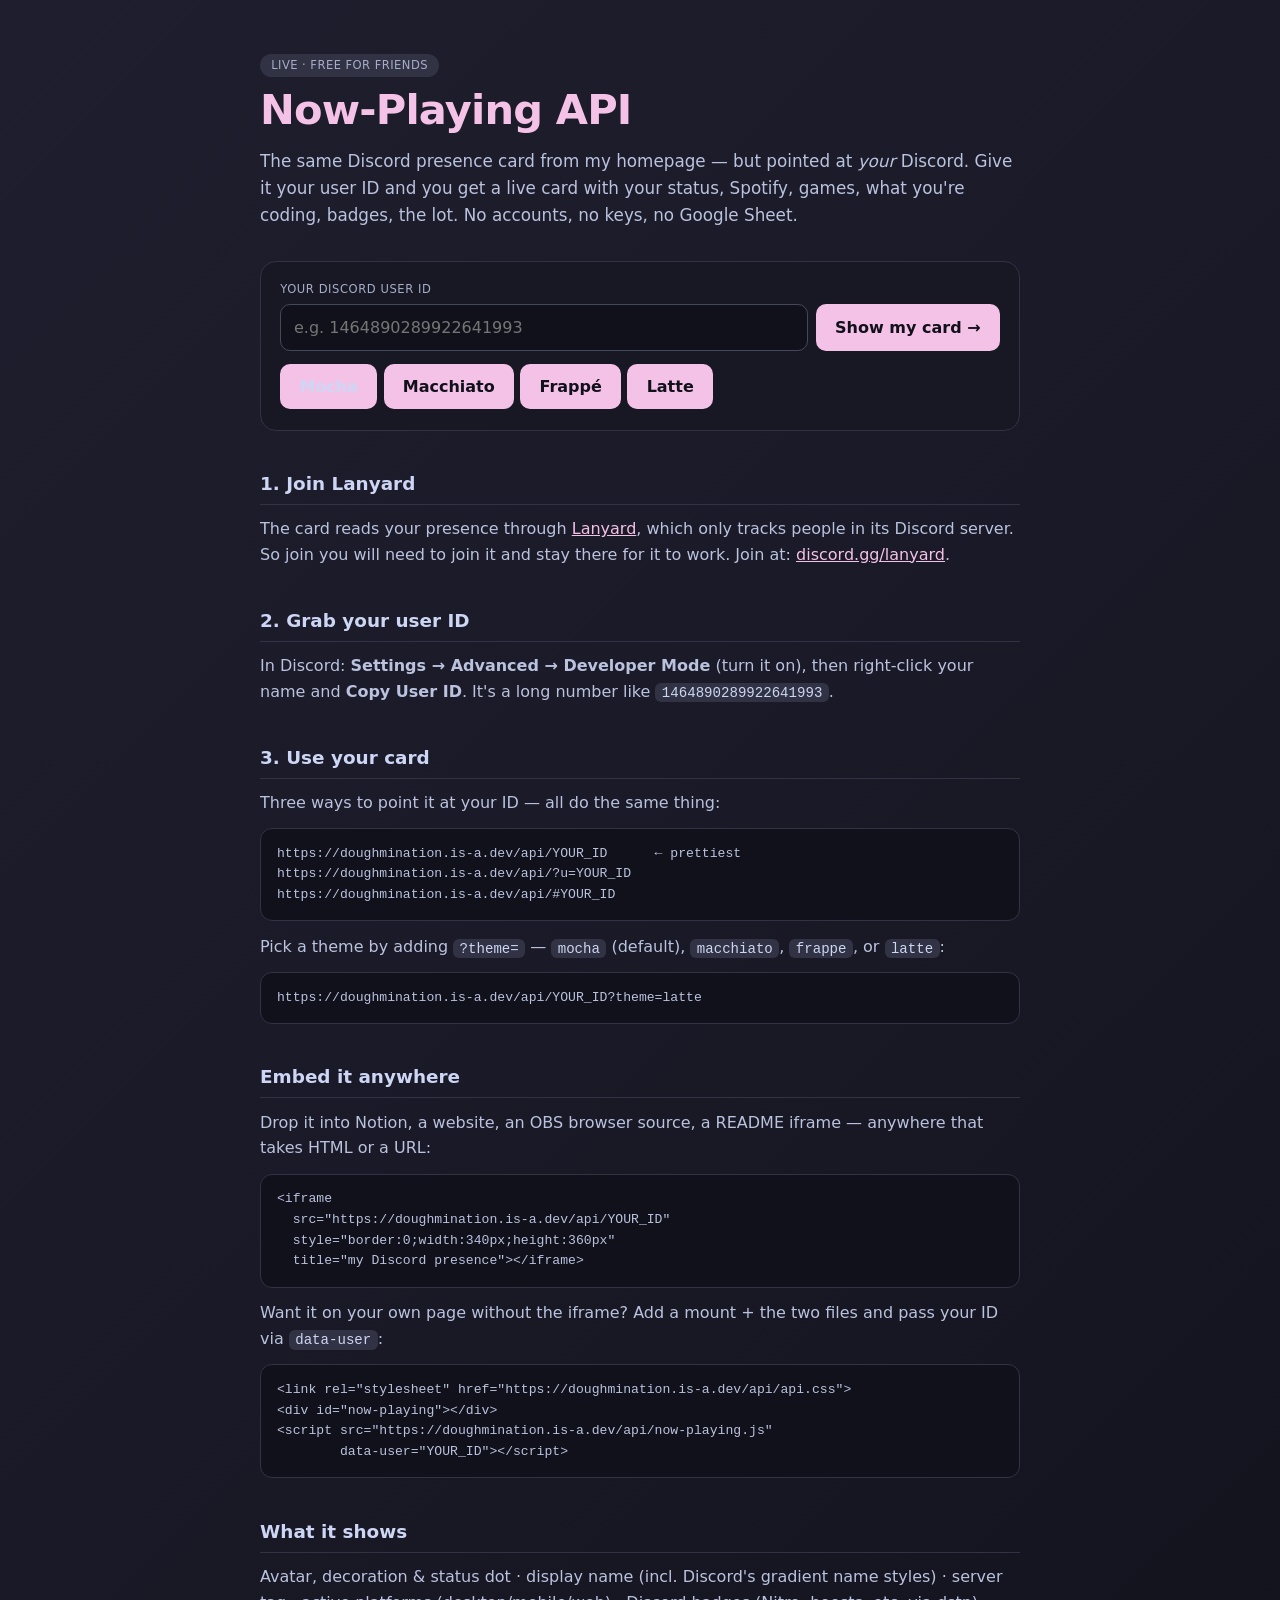
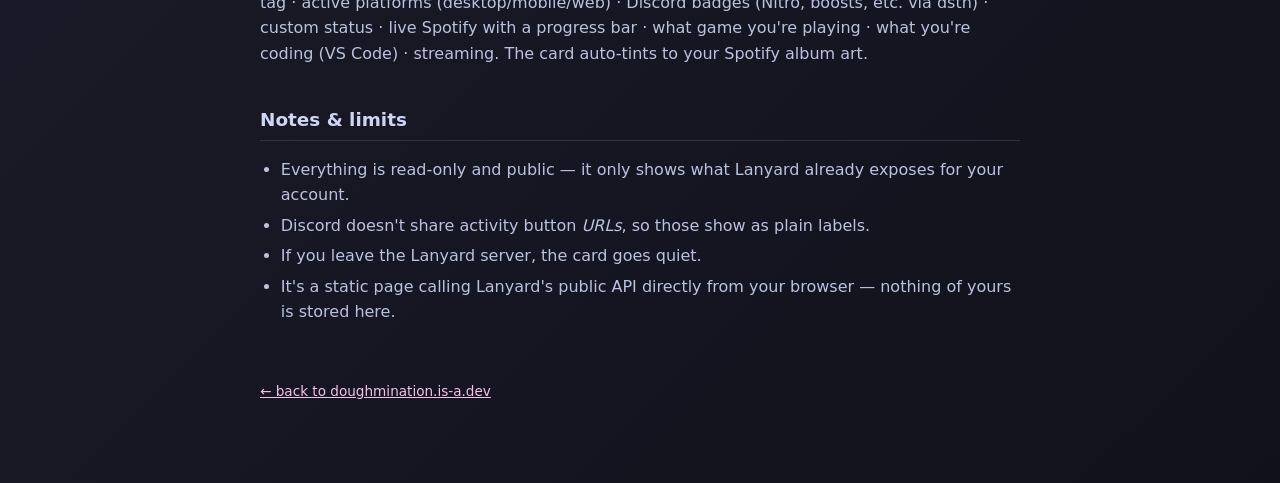
<file: api/index.html>
<!DOCTYPE html>
<html lang="en">

<head>
  <meta charset="UTF-8">
  <meta name="viewport" content="width=device-width, initial-scale=1.0">
  <title>Now-Playing API · doughmination</title>

  <!-- pick the Catppuccin flavor before paint (?theme=, default mocha) -->
  <script>
    (function () {
      var p = new URLSearchParams(location.search);
      var t = p.get('theme');
      var ok = ['mocha', 'macchiato', 'frappe', 'latte'];
      document.documentElement.setAttribute('data-theme', ok.indexOf(t) >= 0 ? t : 'mocha');
      // card mode if a user id was passed, else docs mode
      var id = p.get('u') || p.get('id') || p.get('user') ||
        (/^#\d{5,25}$/.test(location.hash) ? location.hash.slice(1) : '');
      document.documentElement.setAttribute('data-mode', /^\d{5,25}$/.test(id) ? 'card' : 'docs');
    })();
  </script>

  <link rel="icon" type="image/svg+xml" href="/assets/favicon/favicon.svg">
  <link rel="stylesheet" href="/css/fonts.css">
  <link rel="stylesheet" href="/api/api.css">

  <meta name="description" content="A tiny live Discord presence API — drop in a user ID and get a Now-Playing card. Powered by Lanyard.">
  <meta property="og:title" content="Now-Playing API · doughmination">
  <meta property="og:description" content="Drop in a Discord user ID, get a live Now-Playing card. Free for friends.">
  <meta property="og:type" content="website">
  <meta property="og:url" content="https://doughmination.is-a.dev/api">

  <style>
    /* ---- docs-page chrome (the card itself lives in api.css) ---- */
    html[data-mode="card"] .docs { display: none; }
    html[data-mode="docs"] .api-stage { display: none; }

    .docs {
      max-width: 760px;
      margin: 0 auto;
      padding: 3.2rem 1.25rem 5rem;
      line-height: 1.6;
    }
    .docs h1 {
      font-size: clamp(1.8rem, 5vw, 2.6rem);
      margin: 0 0 0.3rem;
      color: rgb(var(--accent-rgb));
      letter-spacing: -0.02em;
    }
    .docs .lede { color: var(--subtext-1); font-size: 1.05rem; margin: 0 0 2rem; }
    .docs h2 {
      font-size: 1.15rem;
      margin: 2.4rem 0 0.7rem;
      color: var(--text);
      border-bottom: 1px solid var(--surface-0);
      padding-bottom: 0.35rem;
    }
    .docs p { color: var(--subtext-1); margin: 0.6rem 0; }
    .docs a { color: rgb(var(--accent-rgb)); }
    .docs ol, .docs ul { color: var(--subtext-1); padding-left: 1.3rem; }
    .docs li { margin: 0.3rem 0; }
    .docs code {
      font-family: 'Comic Code', ui-monospace, monospace;
      background: var(--surface-0);
      color: var(--text);
      padding: 0.1rem 0.4rem;
      border-radius: 6px;
      font-size: 0.88em;
    }
    .docs pre {
      background: var(--crust);
      border: 1px solid var(--surface-0);
      border-radius: 12px;
      padding: 0.9rem 1rem;
      overflow-x: auto;
      margin: 0.8rem 0;
    }
    .docs pre code { background: none; padding: 0; font-size: 0.82rem; color: var(--subtext-1); line-height: 1.5; }
    .badge-pill {
      display: inline-block;
      background: var(--surface-0);
      color: var(--subtext-0);
      border-radius: 999px;
      padding: 0.15rem 0.7rem;
      font-size: 0.72rem;
      letter-spacing: 0.04em;
      text-transform: uppercase;
    }

    /* ---- the interactive try-it box ---- */
    .tryit {
      background: var(--mantle);
      border: 1px solid var(--surface-0);
      border-radius: 16px;
      padding: 1.1rem 1.2rem 1.3rem;
      margin: 1rem 0 0.6rem;
    }
    .tryit label { display: block; font-size: 0.72rem; text-transform: uppercase; letter-spacing: 0.05em; color: var(--subtext-0); margin-bottom: 0.4rem; }
    .tryit-row { display: flex; gap: 0.5rem; flex-wrap: wrap; }
    .tryit input {
      flex: 1; min-width: 200px;
      background: var(--crust);
      border: 1px solid var(--surface-1);
      border-radius: 10px;
      padding: 0.6rem 0.8rem;
      color: var(--text);
      font: inherit;
      outline: none;
    }
    .tryit input:focus { border-color: rgb(var(--accent-rgb)); }
    .tryit button {
      background: rgb(var(--accent-rgb));
      color: var(--crust);
      border: none;
      border-radius: 10px;
      padding: 0.6rem 1.2rem;
      font: inherit;
      font-weight: 700;
      cursor: pointer;
      transition: transform 0.12s ease, filter 0.12s ease;
    }
    .tryit button:hover { transform: translateY(-1px); filter: brightness(1.08); }
    .tryit .themes { display: flex; gap: 0.4rem; flex-wrap: wrap; margin-top: 0.8rem; }
    .swatch {
      border: 2px solid transparent;
      border-radius: 8px;
      padding: 0.25rem 0.6rem;
      font-size: 0.72rem;
      cursor: pointer;
      background: var(--surface-0);
      color: var(--subtext-1);
    }
    .swatch[aria-pressed="true"] { border-color: rgb(var(--accent-rgb)); color: var(--text); }
    .share { margin-top: 0.9rem; font-size: 0.82rem; color: var(--subtext-0); word-break: break-all; }
    .share code { user-select: all; }

    .home-link { display: inline-block; margin-top: 2.5rem; font-size: 0.85rem; }

    /* card-mode "back to docs" affordance */
    .api-stage .back {
      position: fixed; top: 1rem; left: 1rem;
      font-size: 0.8rem; color: var(--subtext-0); text-decoration: none;
      background: var(--surface-0); padding: 0.3rem 0.7rem; border-radius: 999px;
    }
    .api-empty { display: none; }
    html[data-mode="card"] .api-empty.show { display: block; }
  </style>
</head>

<body class="api-body">

  <!-- ========================= CARD MODE (?u=ID) ========================= -->
  <div class="api-stage">
    <a class="back" href="/api">← API docs</a>
    <div id="now-playing"></div>
    <p class="api-empty">
      No presence yet. If this stays empty, the user probably hasn't joined
      <a href="https://discord.gg/lanyard" target="_blank" rel="noopener">discord.gg/lanyard</a>
      yet — that's what lets the card track them.
    </p>
  </div>

  <!-- ========================= DOCS MODE ========================= -->
  <main class="docs">
    <span class="badge-pill">live · free for friends</span>
    <h1>Now-Playing API</h1>
    <p class="lede">
      The same Discord presence card from my homepage — but pointed at <em>your</em>
      Discord. Give it your user ID and you get a live card with your status, Spotify,
      games, what you're coding, badges, the lot. No accounts, no keys, no Google Sheet.
    </p>

    <div class="tryit">
      <label for="uid">Your Discord user ID</label>
      <div class="tryit-row">
        <input id="uid" inputmode="numeric" placeholder="e.g. 1464890289922641993" autocomplete="off">
        <button id="go" type="button">Show my card →</button>
      </div>
      <div class="themes" id="themes" role="group" aria-label="theme">
        <button class="swatch" data-t="mocha" aria-pressed="true">Mocha</button>
        <button class="swatch" data-t="macchiato" aria-pressed="false">Macchiato</button>
        <button class="swatch" data-t="frappe" aria-pressed="false">Frappé</button>
        <button class="swatch" data-t="latte" aria-pressed="false">Latte</button>
      </div>
      <div class="share" id="share" hidden>Share link: <code id="shareurl"></code></div>
    </div>

    <h2>1. Join Lanyard</h2>
    <p>
      The card reads your presence through <a href="https://github.com/Phineas/lanyard" target="_blank" rel="noopener">Lanyard</a>,
      which only tracks people in its Discord server. So join you will need to join it and stay there for
      it to work. Join at:
      <a href="https://discord.gg/lanyard" target="_blank" rel="noopener">discord.gg/lanyard</a>.
    </p>

    <h2>2. Grab your user ID</h2>
    <p>
      In Discord: <strong>Settings → Advanced → Developer Mode</strong> (turn it on),
      then right-click your name and <strong>Copy User ID</strong>. It's a long number
      like <code>1464890289922641993</code>.
    </p>

    <h2>3. Use your card</h2>
    <p>Three ways to point it at your ID — all do the same thing:</p>
    <pre><code>https://doughmination.is-a.dev/api/YOUR_ID      ← prettiest
https://doughmination.is-a.dev/api/?u=YOUR_ID
https://doughmination.is-a.dev/api/#YOUR_ID</code></pre>
    <p>Pick a theme by adding <code>?theme=</code> — <code>mocha</code> (default),
      <code>macchiato</code>, <code>frappe</code>, or <code>latte</code>:</p>
    <pre><code>https://doughmination.is-a.dev/api/YOUR_ID?theme=latte</code></pre>

    <h2>Embed it anywhere</h2>
    <p>Drop it into Notion, a website, an OBS browser source, a README iframe — anywhere that takes HTML or a URL:</p>
    <pre><code>&lt;iframe
  src="https://doughmination.is-a.dev/api/YOUR_ID"
  style="border:0;width:340px;height:360px"
  title="my Discord presence"&gt;&lt;/iframe&gt;</code></pre>
    <p>
      Want it on your own page without the iframe? Add a mount + the two files and
      pass your ID via <code>data-user</code>:
    </p>
    <pre><code>&lt;link rel="stylesheet" href="https://doughmination.is-a.dev/api/api.css"&gt;
&lt;div id="now-playing"&gt;&lt;/div&gt;
&lt;script src="https://doughmination.is-a.dev/api/now-playing.js"
        data-user="YOUR_ID"&gt;&lt;/script&gt;</code></pre>

    <h2>What it shows</h2>
    <p>
      Avatar, decoration &amp; status dot · display name (incl. Discord's gradient name styles) ·
      server tag · active platforms (desktop/mobile/web) · Discord badges (Nitro, boosts, etc.
      via dstn) · custom status · live Spotify with a progress bar · what game you're playing ·
      what you're coding (VS Code) · streaming. The card auto-tints to your Spotify album art.
    </p>

    <h2>Notes &amp; limits</h2>
    <ul>
      <li>Everything is read-only and public — it only shows what Lanyard already exposes for your account.</li>
      <li>Discord doesn't share activity button <em>URLs</em>, so those show as plain labels.</li>
      <li>If you leave the Lanyard server, the card goes quiet.</li>
      <li>It's a static page calling Lanyard's public API directly from your browser — nothing of yours is stored here.</li>
    </ul>

    <a class="home-link" href="/">← back to doughmination.is-a.dev</a>
  </main>

  <script src="/api/now-playing.js"></script>
  <script>
    (function () {
      var input = document.getElementById('uid');
      var go = document.getElementById('go');
      var themes = document.getElementById('themes');
      var share = document.getElementById('share');
      var shareurl = document.getElementById('shareurl');
      var theme = document.documentElement.getAttribute('data-theme') || 'mocha';

      function clean(v) { return (v || '').replace(/\D/g, ''); }
      function update() {
        var id = clean(input.value);
        if (id.length >= 5) {
          var url = location.origin + '/api/' + id + (theme !== 'mocha' ? '?theme=' + theme : '');
          shareurl.textContent = url;
          share.hidden = false;
        } else {
          share.hidden = true;
        }
      }
      function submit() {
        var id = clean(input.value);
        if (id.length < 5) { input.focus(); return; }
        location.href = '/api/?u=' + id + (theme !== 'mocha' ? '&theme=' + theme : '');
      }

      go.addEventListener('click', submit);
      input.addEventListener('input', update);
      input.addEventListener('keydown', function (e) { if (e.key === 'Enter') submit(); });

      themes.addEventListener('click', function (e) {
        var b = e.target.closest('.swatch'); if (!b) return;
        theme = b.dataset.t;
        document.documentElement.setAttribute('data-theme', theme);
        Array.prototype.forEach.call(themes.children, function (c) {
          c.setAttribute('aria-pressed', c === b ? 'true' : 'false');
        });
        update();
      });

      // sync swatch highlight to the active theme on load
      Array.prototype.forEach.call(themes.children, function (c) {
        c.setAttribute('aria-pressed', c.dataset.t === theme ? 'true' : 'false');
      });

      // card mode: reveal the "not tracked" hint if nothing renders in time
      if (document.documentElement.getAttribute('data-mode') === 'card') {
        setTimeout(function () {
          var card = document.querySelector('.presence-card');
          if (!card || card.hidden) {
            var hint = document.querySelector('.api-empty');
            if (hint) hint.classList.add('show');
          }
        }, 6000);
      }
    })();
  </script>
</body>

</html>
</file>
<file: css/fonts.css>
/* Comic Code Import*/
@font-face {
  font-family: 'Comic Code';
  src: url('https://fonts.doughmination.co.uk/ComicCode-Regular_2022-05-24-151938_hsmz.woff2') format('woff2'),
    url('https://fonts.doughmination.co.uk/ComicCode-Regular_2022-05-24-151938_hsmz.woff') format('woff');
  font-weight: 400;
  font-style: normal;
}

@font-face {
  font-family: 'Comic Code';
  src: url('https://fonts.doughmination.co.uk/ComicCode-Italic_2022-05-24-151939_rdtu.woff2') format('woff2'),
    url('https://fonts.doughmination.co.uk/ComicCode-Italic_2022-05-24-151939_rdtu.woff') format('woff');
  font-weight: 400;
  font-style: italic;
}

@font-face {
  font-family: 'Comic Code';
  src: url('https://fonts.doughmination.co.uk/ComicCode-Medium_2022-05-24-151941_ugqm.woff2') format('woff2'),
    url('https://fonts.doughmination.co.uk/ComicCode-Medium_2022-05-24-151941_ugqm.woff') format('woff');
  font-weight: 500;
  font-style: normal;
}

@font-face {
  font-family: 'Comic Code';
  src: url('https://fonts.doughmination.co.uk/ComicCode-Bold_2022-05-24-152309_zqkm.woff2') format('woff2'),
    url('https://fonts.doughmination.co.uk/ComicCode-Bold_2022-05-24-152309_zqkm.woff') format('woff');
  font-weight: 700;
  font-style: normal;
}
</file>
<file: api/api.css>
/* =====================================================================
 * api.css — standalone styles for the Now-Playing presence API.
 *
 * Two jobs:
 *   1. Catppuccin theme variables (4 flavors, picked via ?theme= → the
 *      <html data-theme="..."> attribute). On the main site the card is
 *      themed by the site's own data-flavor vars instead, so these
 *      data-theme blocks never collide with the homepage.
 *   2. The presence-card component itself (.presence-card / .pc-*), lifted
 *      out of main.css so the card is fully self-contained here.
 *
 * Anyone can drop /api/now-playing.js + this file onto a page with a
 * <div id="now-playing"></div> and get a live Discord presence card.
 * ===================================================================== */


/* =====================================================================
 * 1. THEMES — Catppuccin (https://github.com/catppuccin/catppuccin)
 *    Only applied when <html data-theme="..."> is set (the API pages do
 *    this from the ?theme= param, defaulting to mocha).
 * ===================================================================== */
html[data-theme="mocha"] {
  color-scheme: dark;
  --rosewater: #f5e0dc; --flamingo: #f2cdcd; --pink: #f5c2e7;
  --accent-rgb: 245, 194, 231;
  --mauve: #cba6f7; --red: #f38ba8; --maroon: #eba0ac; --peach: #fab387;
  --yellow: #f9e2af; --green: #a6e3a1; --teal: #94e2d5; --sky: #89dceb;
  --saphire: #74c7ec; --blue: #89b4fa; --lavender: #b4befe;
  --text: #cdd6f4; --subtext-0: #a6adc8; --subtext-1: #bac2de;
  --overlay-0: #6c7086; --overlay-1: #7f849c; --overlay-2: #9399b2;
  --surface-0: #313244; --surface-1: #45475a; --surface-2: #585b70;
  --base: #1e1e2e; --mantle: #181825; --crust: #11111b;
}

html[data-theme="macchiato"] {
  color-scheme: dark;
  --rosewater: #f4dbd6; --flamingo: #f0c6c6; --pink: #f5bde6;
  --accent-rgb: 245, 189, 230;
  --mauve: #c6a0f6; --red: #ed8796; --maroon: #ee99a0; --peach: #f5a97f;
  --yellow: #eed49f; --green: #a6da95; --teal: #8bd5ca; --sky: #91d7e3;
  --saphire: #7dc4e4; --blue: #8aadf4; --lavender: #b7bdf8;
  --text: #cad3f5; --subtext-0: #a5adcb; --subtext-1: #b8c0e0;
  --overlay-0: #6e738d; --overlay-1: #8087a2; --overlay-2: #939ab7;
  --surface-0: #363a4f; --surface-1: #494d64; --surface-2: #5b6078;
  --base: #24273a; --mantle: #1e2030; --crust: #181926;
}

html[data-theme="frappe"] {
  color-scheme: dark;
  --rosewater: #f2d5cf; --flamingo: #eebebe; --pink: #f4b8e4;
  --accent-rgb: 244, 184, 228;
  --mauve: #ca9ee6; --red: #e78284; --maroon: #ea999c; --peach: #ef9f76;
  --yellow: #e5c890; --green: #a6d189; --teal: #81c8be; --sky: #99d1db;
  --saphire: #85c1dc; --blue: #8caaee; --lavender: #babbf1;
  --text: #c6d0f5; --subtext-0: #a5adce; --subtext-1: #b5bfe2;
  --overlay-0: #737994; --overlay-1: #838ba7; --overlay-2: #949cbb;
  --surface-0: #414559; --surface-1: #51576d; --surface-2: #626880;
  --base: #303446; --mantle: #292c3c; --crust: #232634;
}

html[data-theme="latte"] {
  color-scheme: light;
  --rosewater: #dc8a78; --flamingo: #dd7878; --pink: #ea76cb;
  --accent-rgb: 234, 118, 203;
  --mauve: #8839ef; --red: #d20f39; --maroon: #e64553; --peach: #fe640b;
  --yellow: #df8e1d; --green: #40a02b; --teal: #179299; --sky: #04a5e5;
  --saphire: #209fb5; --blue: #1e66f5; --lavender: #7287fd;
  --text: #4c4f69; --subtext-0: #6c6f85; --subtext-1: #5c5f77;
  --overlay-0: #9ca0b0; --overlay-1: #8c8fa1; --overlay-2: #7c7f93;
  --surface-0: #ccd0da; --surface-1: #bcc0cc; --surface-2: #acb0be;
  --base: #eff1f5; --mantle: #e6e9ef; --crust: #dce0e8;
}


/* =====================================================================
 * 2. STANDALONE PAGE STAGE
 *    Only the dedicated /api pages use .api-stage; it centers a single
 *    card on a Catppuccin gradient. The homepage never sets data-theme
 *    or .api-stage, so its fixed top-left card is untouched.
 * ===================================================================== */
html[data-theme] body.api-body {
  margin: 0;
  min-height: 100vh;
  font-family: 'Comic Code', ui-monospace, system-ui, sans-serif;
  color: var(--text);
  background: linear-gradient(135deg, var(--base) 0%, var(--mantle) 60%, var(--crust) 100%);
}

.api-stage {
  min-height: 100vh;
  display: flex;
  align-items: center;
  justify-content: center;
  padding: 1.5rem;
}

/* On the stage, the card sits in flow & centered instead of fixed. */
.api-stage .presence-card {
  position: static;
  margin: 0;
  max-width: 320px;
  width: 100%;
}

.api-empty {
  text-align: center;
  color: var(--subtext-0);
  font-size: 0.9rem;
  max-width: 420px;
  line-height: 1.5;
}
.api-empty a { color: rgb(var(--accent-rgb)); }


/* =====================================================================
 * 3. PRESENCE CARD  (unified Discord-style profile pill)
 *    Lifted verbatim from main.css §13 so the card is self-contained.
 * ===================================================================== */
.presence-card {
  --np-accent: 245, 194, 231;
  position: fixed;
  top: 1rem;
  left: 1rem;
  z-index: 6;
  width: max-content;
  max-width: 280px;
  background: var(--surface-0);
  border: 1px solid var(--surface-1);
  border-radius: 16px;
  box-shadow: 0 8px 26px -12px rgba(17, 17, 27, 0.7);
  overflow: hidden;
  transition: border-color 0.2s ease, box-shadow 0.2s ease;
}

.presence-card[hidden] { display: none; }

.presence-card.has-accent {
  border-color: rgba(var(--np-accent), 0.5);
  box-shadow: 0 8px 26px -12px rgba(var(--np-accent), 0.6);
}

/* ---- header (always visible) ---- */
.pc-head {
  display: flex;
  align-items: center;
  gap: 0.6rem;
  padding: 0.5rem 0.7rem;
}

.pc-avatar {
  position: relative;
  width: 40px;
  height: 40px;
  flex-shrink: 0;
}

.pc-av-img {
  width: 40px;
  height: 40px;
  border-radius: 50%;
  object-fit: cover;
  display: block;
}

/* avatar decoration / frame overlay (Discord cosmetic) */
.pc-av-deco {
  position: absolute;
  top: 50%;
  left: 50%;
  width: 54px;
  height: 54px;
  transform: translate(-50%, -50%);
  pointer-events: none;
}
.pc-av-deco[hidden] { display: none; }

.pc-status {
  position: absolute;
  right: -1px;
  bottom: -1px;
  width: 12px;
  height: 12px;
  border-radius: 50%;
  border: 2.5px solid var(--surface-0);
  background: var(--overlay-0);
}
.presence-card[data-status="online"]  .pc-status { background: var(--green); }
.presence-card[data-status="idle"]    .pc-status { background: var(--yellow); }
.presence-card[data-status="dnd"]     .pc-status { background: var(--red); }
.presence-card[data-status="offline"] .pc-status { background: var(--overlay-0); }

.pc-id {
  display: flex;
  flex-direction: column;
  gap: 0.05rem;
  min-width: 0;
}
.pc-name {
  font-size: 0.92rem;
  font-weight: 700;
  color: rgb(var(--accent-rgb));
  white-space: nowrap;
  overflow: hidden;
  text-overflow: ellipsis;
  transition: color 0.5s ease;
}
.pc-user {
  font-size: 0.7rem;
  color: var(--subtext-0);
  white-space: nowrap;
}
.pc-user:empty { display: none; }

/* ---- expandable sections ---- */
.pc-sections {
  display: flex;
  flex-direction: column;
  gap: 0.4rem;
  padding: 0 0.6rem 0.6rem;
  transition: opacity 0.2s ease;
}
.presence-card:not(.has-sections) .pc-sections { display: none; }

.pc-row {
  display: flex;
  align-items: center;
  gap: 0.55rem;
  padding: 0.4rem 0.5rem;
  border-radius: 10px;
  background: var(--mantle);
  border: 1px solid transparent;
  color: var(--text);
  text-decoration: none;
  transition: border-color 0.15s ease, transform 0.15s ease;
}
a.pc-row:hover,
.pc-row--stack:hover {
  border-color: rgba(var(--np-accent), 0.55);
  transform: translateX(2px);
}

.pc-row-text {
  display: flex;
  flex-direction: column;
  gap: 0.04rem;
  min-width: 0;
}
.pc-row-kind {
  font-size: 0.6rem;
  text-transform: uppercase;
  letter-spacing: 0.05em;
  color: var(--subtext-0);
}
.pc-row-title {
  font-size: 0.8rem;
  font-weight: 500;
  white-space: nowrap;
  overflow: hidden;
  text-overflow: ellipsis;
  max-width: 200px;
}
.pc-row-sub {
  font-size: 0.7rem;
  color: var(--subtext-0);
  white-space: nowrap;
  overflow: hidden;
  text-overflow: ellipsis;
  max-width: 200px;
}
.pc-row-title:empty, .pc-row-sub:empty { display: none; }

.pc-row-elapsed {
  font-size: 0.62rem;
  color: var(--subtext-0);
  margin-top: 0.1rem;
}
.pc-row-elapsed:empty { display: none; }

/* artwork / icons */
.pc-art,
.pc-row-ic-img {
  width: 38px;
  height: 38px;
  border-radius: 7px;
  object-fit: cover;
  flex-shrink: 0;
}
.pc-row-ic.pc-dot {
  width: 9px;
  height: 9px;
  border-radius: 50%;
  flex-shrink: 0;
  margin: 0 0.5rem;
  background: rgb(var(--accent-rgb));
}
.pc-dev .pc-row-ic.pc-dot   { background: var(--blue); border-radius: 2px; }
.pc-game .pc-row-ic.pc-dot  { background: var(--green); }
.pc-stream .pc-row-ic.pc-dot{ background: var(--mauve); }

/* custom status */
.pc-custom {
  background: transparent;
  border: none;
  padding: 0.1rem 0.5rem;
  gap: 0.4rem;
  align-items: flex-start;
}
.pc-emoji { width: 18px; height: 18px; flex-shrink: 0; margin-top: 0.05rem; }
.pc-custom-text {
  font-size: 0.74rem;
  color: var(--subtext-0);
  max-width: 230px;
  white-space: normal;
  overflow-wrap: anywhere;
  line-height: 1.35;
}

/* spotify progress */
.pc-spotify .pc-row-title { color: var(--green); }
.pc-progress {
  display: flex;
  flex-direction: column;
  gap: 0.15rem;
  margin-top: 0.25rem;
  width: 180px;
}
.pc-bar {
  height: 4px;
  border-radius: 999px;
  background: var(--surface-1);
  overflow: hidden;
}
.pc-fill {
  display: block;
  height: 100%;
  width: 0;
  border-radius: 999px;
  background: rgb(var(--np-accent));
}
.pc-times {
  display: flex;
  justify-content: space-between;
  font-size: 0.58rem;
  color: var(--subtext-0);
  font-variant-numeric: tabular-nums;
}

@media (max-width: 640px) {
  .presence-card { max-width: calc(100vw - 2rem); }
  .api-stage .presence-card { max-width: 100%; }
}

/* ---- extended Lanyard fields ---- */
.pc-name-row {
  display: flex;
  align-items: center;
  gap: 0.35rem;
  min-width: 0;
}
.pc-name-row .pc-name { min-width: 0; }

/* gradient display name (display_name_styles) */
.pc-name.is-gradient {
  -webkit-background-clip: text;
  background-clip: text;
  color: transparent;
  -webkit-text-fill-color: transparent;
}

/* server tag chip (primary_guild) */
.pc-tag {
  display: inline-flex;
  align-items: center;
  gap: 0.2rem;
  flex-shrink: 0;
  padding: 0.05rem 0.35rem;
  border-radius: 6px;
  background: var(--surface-2);
  font-size: 0.58rem;
  font-weight: 700;
  letter-spacing: 0.03em;
  color: var(--text);
}
.pc-tag[hidden] { display: none; }
.pc-tag-badge { width: 14px; height: 14px; display: block; }

/* username + active-platform indicators */
.pc-sub-row {
  display: flex;
  align-items: center;
  gap: 0.35rem;
}
.pc-platforms {
  display: inline-flex;
  align-items: center;
  gap: 0.2rem;
  color: var(--subtext-0);
}
.pc-plat { width: 12px; height: 12px; display: inline-flex; }
.pc-plat svg { width: 12px; height: 12px; display: block; }

/* KV meta line (location, etc.) */
.pc-meta {
  display: flex;
  align-items: center;
  gap: 0.25rem;
  margin-top: 0.1rem;
  font-size: 0.66rem;
  color: var(--subtext-0);
}
.pc-meta[hidden] { display: none; }
.pc-pin { font-size: 0.7rem; line-height: 1; }

/* stacked rows (activity rows that carry buttons) */
.pc-row--stack {
  flex-direction: column;
  align-items: stretch;
  gap: 0.4rem;
}
.pc-row-link {
  display: flex;
  align-items: center;
  gap: 0.55rem;
  min-width: 0;
  color: var(--text);
  text-decoration: none;
}

/* activity icon with small corner badge (assets.small_image) */
.pc-ic-wrap {
  position: relative;
  flex-shrink: 0;
  width: 38px;
  height: 38px;
}
.pc-ic-wrap .pc-row-ic-img { width: 38px; height: 38px; }
.pc-ic-badge {
  position: absolute;
  right: -3px;
  bottom: -3px;
  width: 16px;
  height: 16px;
  border-radius: 50%;
  border: 2px solid var(--mantle);
  object-fit: cover;
}

/* activity buttons (labels from presence) */
.pc-buttons {
  display: flex;
  flex-wrap: wrap;
  gap: 0.35rem;
}
.pc-btn {
  font-size: 0.66rem;
  padding: 0.22rem 0.55rem;
  border-radius: 6px;
  background: var(--surface-1);
  color: var(--text);
  text-decoration: none;
  border: 1px solid transparent;
  transition: border-color 0.15s ease, background 0.15s ease;
}
.pc-btn:hover {
  border-color: rgb(var(--np-accent));
  background: var(--surface-2);
}

/* profile badges */
.pc-badges {
  display: inline-flex;
  align-items: center;
  gap: 0.2rem;
  flex-wrap: wrap;
  margin-top: 0.15rem;
}
.pc-badges:empty { display: none; }
.pc-badge { width: 16px; height: 16px; display: block; }
.pc-badge-link { display: inline-flex; line-height: 0; }

/* wishlist star + panel */
.pc-star {
  margin-left: auto;
  align-self: flex-start;
  background: none;
  border: none;
  cursor: pointer;
  font-size: 0.95rem;
  line-height: 1;
  color: var(--subtext-0);
  padding: 0.1rem 0.15rem;
  transition: color 0.15s ease, transform 0.15s ease;
}
.pc-star:hover { color: rgb(var(--accent-rgb)); transform: scale(1.12); }
.pc-star.on { color: var(--yellow); }

.pc-wishlist { display: none; }
.presence-card.show-wishlist .pc-wishlist {
  display: block;
  border-top: 1px solid var(--surface-1);
  margin: 0 0.6rem;
  padding: 0.6rem 0 0.7rem;
}
.pc-wishlist-title {
  font-size: 0.62rem;
  text-transform: uppercase;
  letter-spacing: 0.05em;
  color: var(--subtext-0);
  margin-bottom: 0.45rem;
}
.pc-wl-item {
  display: flex;
  align-items: center;
  gap: 0.45rem;
  padding: 0.25rem 0.4rem;
  border-radius: 8px;
  text-decoration: none;
  color: var(--text);
}
a.pc-wl-item:hover { background: var(--mantle); }
.pc-wl-ic { width: 22px; height: 22px; border-radius: 5px; object-fit: cover; }
.pc-wl-name { font-size: 0.8rem; }
.pc-wl-empty { font-size: 0.78rem; color: var(--subtext-0); margin: 0; }

/* Discord profile gradient (Catppuccin is the fallback) */
.presence-card.has-profile-grad {
  background: linear-gradient(180deg, rgb(var(--pc-grad-1-rgb)) 0%, rgb(var(--pc-grad-2-rgb)) 100%);
}
.presence-card.has-profile-grad:not(.has-accent) {
  border-color: rgba(var(--pc-grad-1-rgb), 0.6);
}
.presence-card.has-profile-grad .pc-row { background: rgba(17, 17, 27, 0.55); }


/* =====================================================================
 * 4. MOBILE — in-flow card when hosted inside .topbar
 *    The main site's flavors.js wraps #now-playing inside .topbar on
 *    mobile. The card must flow normally there instead of sitting fixed.
 *    These rules use !important to beat the base position:fixed above
 *    (api.css is loaded after main.css, so equal-specificity rules here
 *    would otherwise win — but !important guarantees the override even
 *    if load order ever changes).
 * ===================================================================== */
@media (max-width: 640px) {
  .topbar .presence-card {
    position: static !important;
    top: auto !important;
    left: auto !important;
    width: 100%;
    max-width: min(100%, 320px);
    margin: 0 auto;
  }
}
</file>
